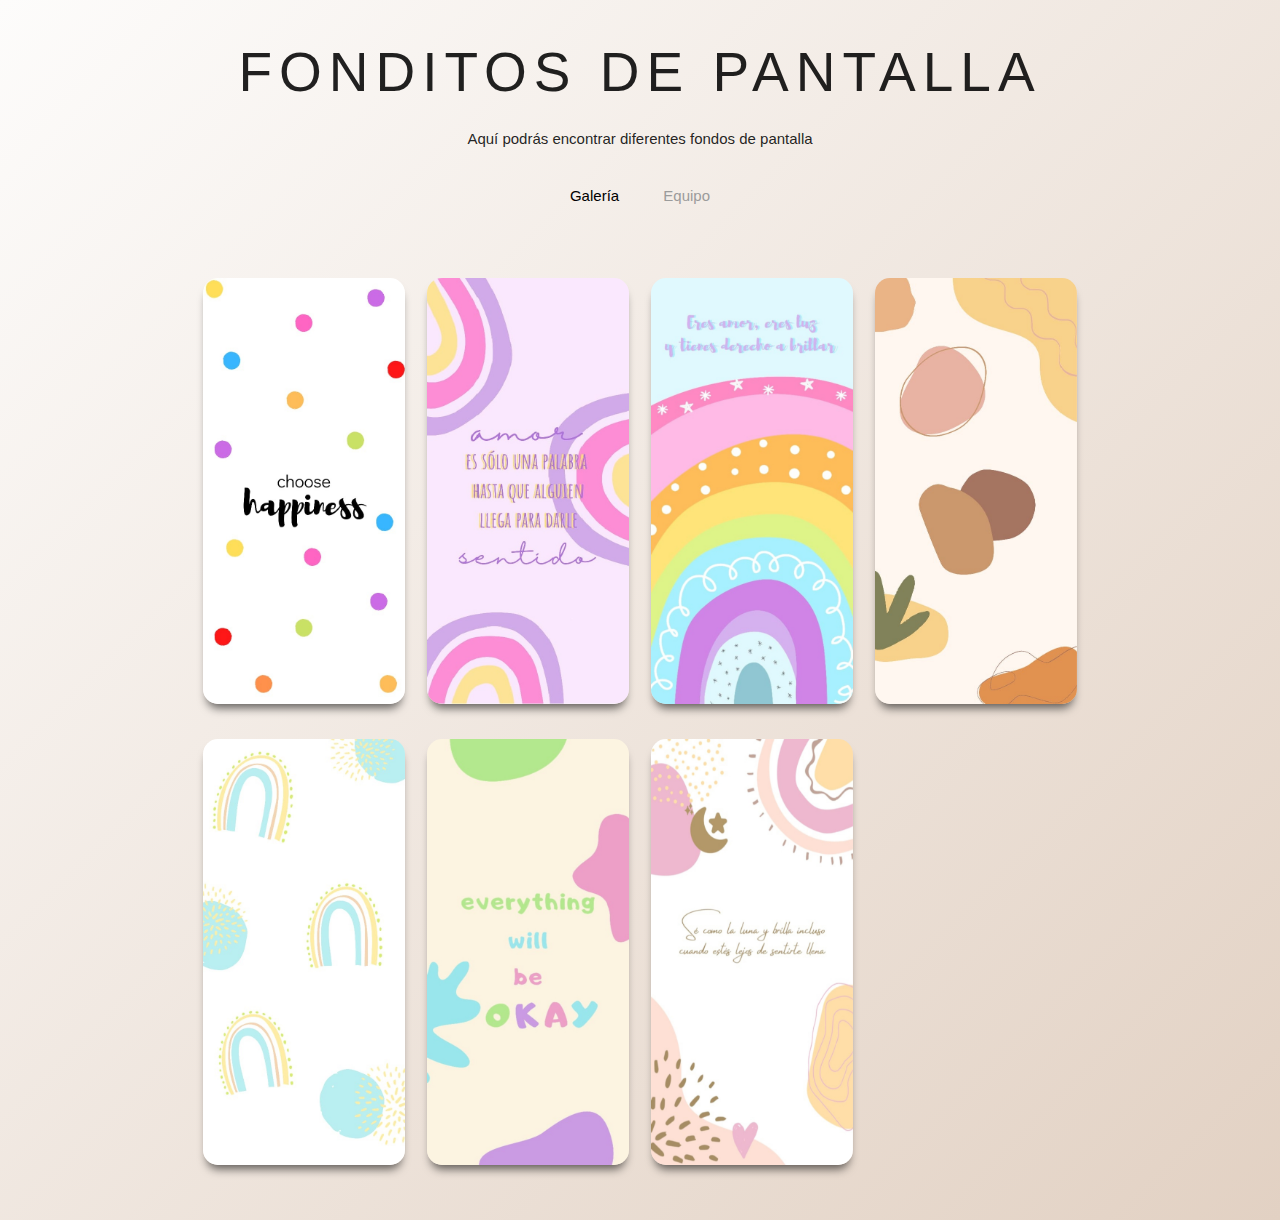
<file: index.html>
<!DOCTYPE html>
<html lang="es">
   <head>
       <meta charset="UTF-8">
       <meta name="viewport" content="width=device-width, initial-scale=1.0">
       <meta http-equiv="X-UA-Compatible" content="ie=edge">
       <link href="https://fonts.googleapis.com/css2?family=Open+Sans:wght@400;700&display=swap" rel="stylesheet">
       <title>Fonditos Personalizados</title>
       
        <link rel="stylesheet" href="https://cdnjs.cloudflare.com/ajax/libs/materialize/1.0.0/css/materialize.min.css">
            
       <link rel="stylesheet" href="./css/estilos.css">

   </head> 

   <body>
        <main class="container">
            <div class="row">
                <div class="col s12 center-align">
                    <h1 class="titulo">Fonditos de Pantalla</h1>
                    <p>Aquí podrás encontrar diferentes fondos de pantalla</p>
                </div>
                <div class="submenu">
                    <li><a href="./index.html" class="galeria">Galería</a></li>
                    <li><a href="./equipo.html">Equipo</a></li>
                </div>
    
            </div>

            <div class="row galeria">
                <div class="col s12 m4 l3">
                    <div class="material-placeholder">
                        <img src="./img/imagen1.jpg" class="responsive-img materialboxed" alt="">
                    </div>
                </div>
                <div class="col s12 m4 l3">
                    <div class="material-placeholder">
                        <img src="./img/imagen2.jpg" class="responsive-img materialboxed" alt="">
                    </div>
                </div>
                <div class="col s12 m4 l3">
                    <div class="material-placeholder">
                        <img src="./img/imagen3.jpg" class="responsive-img materialboxed" alt="">
                    </div>
                </div>
                <div class="col s12 m4 l3">
                    <div class="material-placeholder">
                        <img src="./img/imagen4.jpg" class="responsive-img materialboxed" alt="">
                    </div>
                </div>
                <div class="col s12 m4 l3">
                    <div class="material-placeholder">
                        <img src="./img/imagen5.jpg" class="responsive-img materialboxed" alt="">
                    </div>
                </div>
                <div class="col s12 m4 l3">
                    <div class="material-placeholder">
                        <img src="./img/imagen6.jpg" class="responsive-img materialboxed" alt="">
                    </div>
                </div>
                <div class="col s12 m4 l3">
                    <div class="material-placeholder">
                        <img src="./img/imagen7.jpg" class="responsive-img materialboxed" alt="">
                    </div>
                </div>
            </div>
        </main>

        <script src="https://cdnjs.cloudflare.com/ajax/libs/materialize/1.0.0/js/materialize.min.js"></script>
        <script src="js/main.js"></script>


   </body>
</html>
</file>
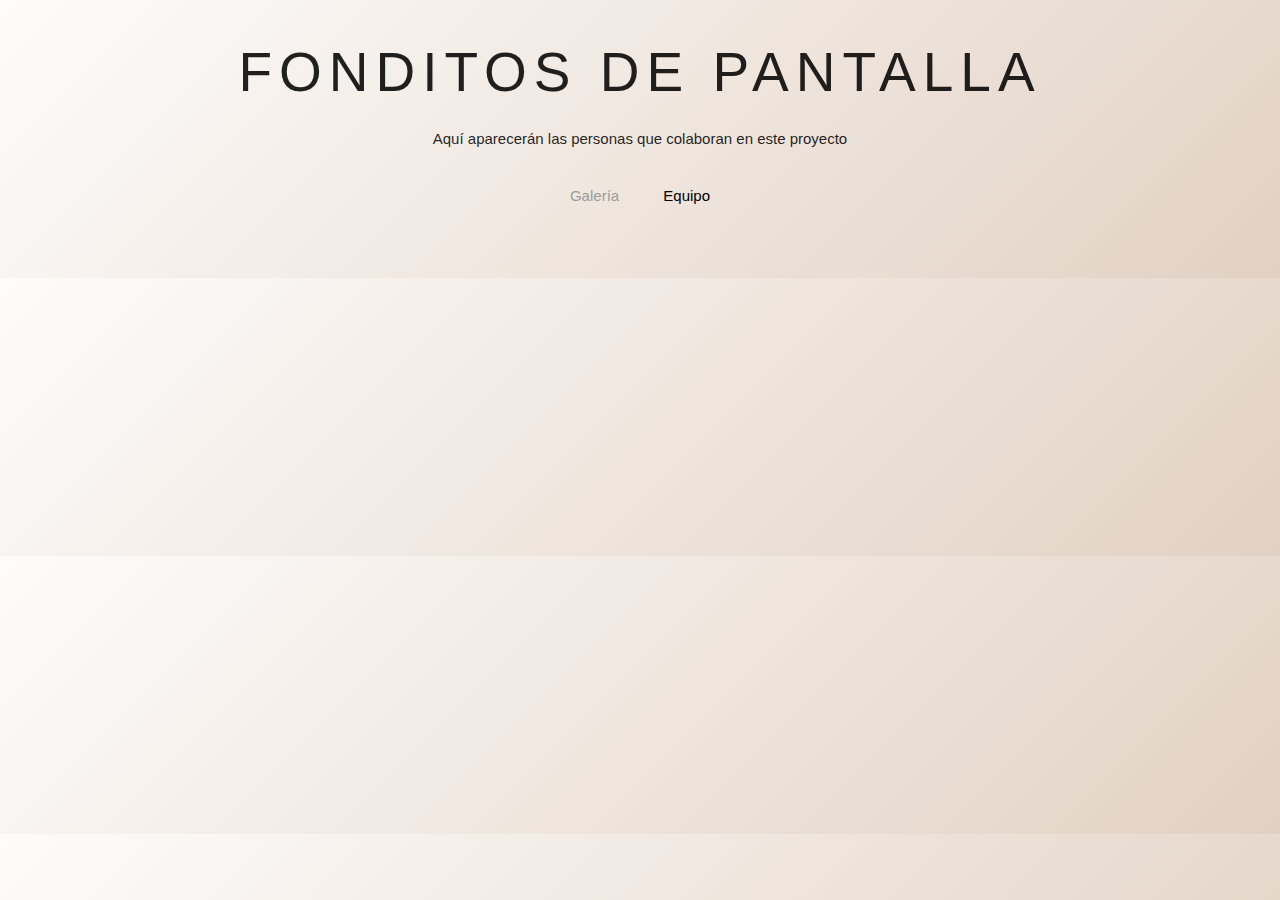
<file: equipo.html>
<!DOCTYPE html>
<html lang="es">
   <head>
       <meta charset="UTF-8">
       <meta name="viewport" content="width=device-width, initial-scale=1.0">
       <meta http-equiv="X-UA-Compatible" content="ie=edge">
       <link href="https://fonts.googleapis.com/css2?family=Open+Sans:wght@400;700&display=swap" rel="stylesheet">
       <title>Fonditos Personalizados</title>
       
        <link rel="stylesheet" href="https://cdnjs.cloudflare.com/ajax/libs/materialize/1.0.0/css/materialize.min.css">
            
       <link rel="stylesheet" href="./css/estilos.css">

   </head> 

   <body>
        <main class="container">
            <div class="row">
                <div class="col s12 center-align">
                    <h1 class="titulo">Fonditos de Pantalla</h1>
                    <p>Aquí aparecerán las personas que colaboran en este proyecto</p>
                </div>
                <div class="submenu3">
                    <li><a href="./index.html" class="galeria">Galería</a></li>
                    <li><a href="./equipo.html" class="equipo">Equipo</a></li>
                </div>
            </div>

        </main>

        <script src="https://cdnjs.cloudflare.com/ajax/libs/materialize/1.0.0/js/materialize.min.js"></script>
        <script src="js/main.js"></script>


   </body>
</html>
</file>
<file: css/estilos.css>
/*Estilo de la pagina web*/

body {
    background-image: linear-gradient(135deg, #fdfcfb 0%, #e2d1c3 100%);
}

a {
    text-decoration: none;
}

.titulo{
    font-size: 55px;
    text-transform: uppercase;
    letter-spacing: 7px;
}

.galeria img{
    box-shadow: 0 8px 10px -4px rgba(0,0,0,.6);
    border-radius: 15px;
}

.galeria .col{
    margin-bottom: 35px;
}

.submenu{
    list-style: none;
    padding: 0;
    width: 100%;
    max-width: 1000px;
    margin-bottom: 30px;
    text-align: center;
}


.submenu li a{
    text-decoration: none;
    color: #9B9B9B;
    padding: 20px;
    display: block;
}

.submenu li{
    display: inline-block;
}

.submenu li a:hover{
    background: #e2d1c3;
}

.submenu a.galeria{
    color: #000;
}

.submenu3{
    list-style: none;
    padding: 0;
    width: 100%;
    max-width: 1000px;
    margin-bottom: 30px;
    text-align: center;
}


.submenu3 li a{
    text-decoration: none;
    color: #9B9B9B;
    padding: 20px;
    display: block;
}

.submenu3 li{
    display: inline-block;
}

.submenu3 li a:hover{
    background: #e2d1c3;
}

.submenu3 a.equipo{
    color: #000;
}
</file>
